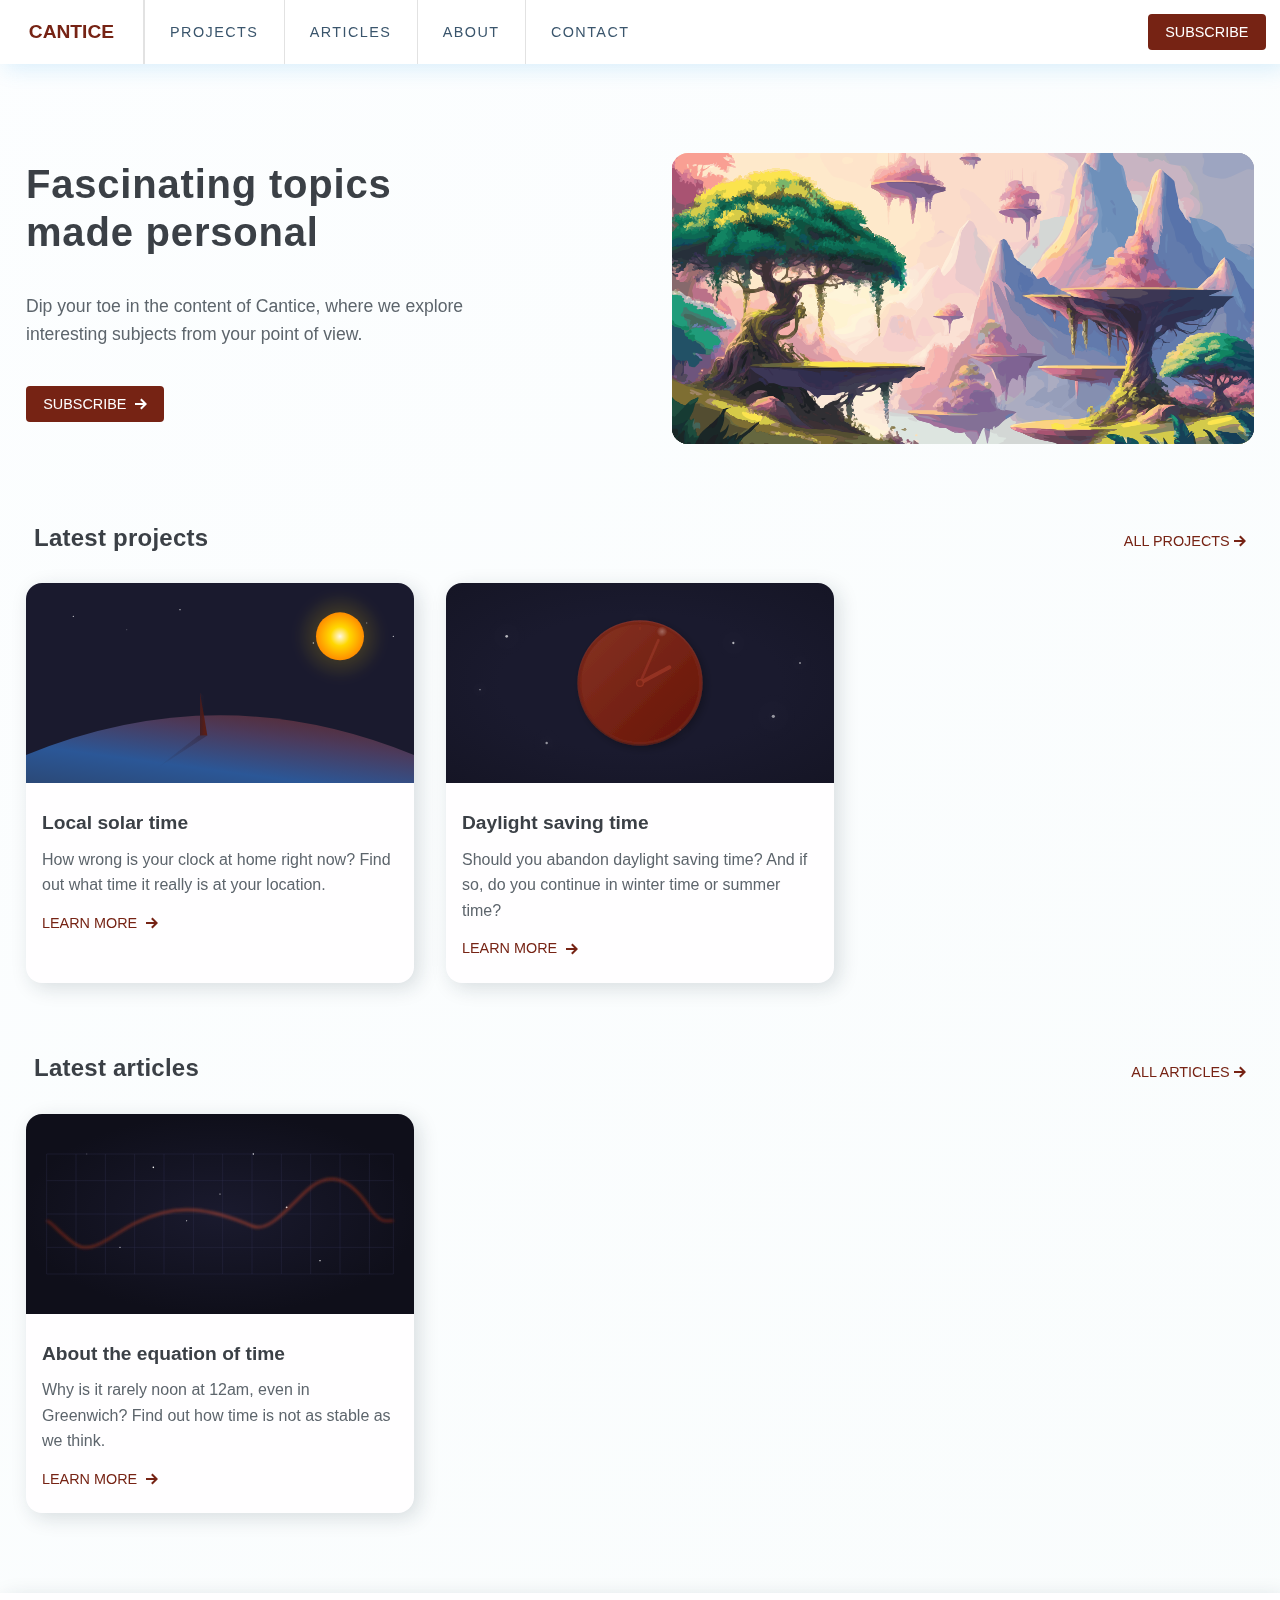
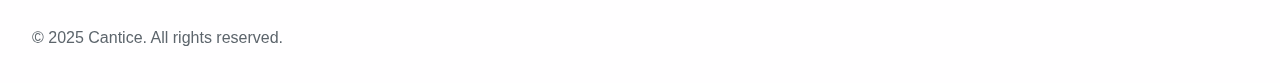
<file: index.html>
<!DOCTYPE html>
<html lang="en">
<head>
    <meta charset="UTF-8">
    <meta name="viewport" content="width=device-width, initial-scale=1.0">
    <meta name="description" content="Learn about fun stuff in an interactive way">
    <title>Cantice</title>
    <link rel="icon" type="image/x-icon" href="icons/logo.svg">
    <link rel="stylesheet" href="style.css">
</head>
<body class="gradient-background-animated">
    <div id="header-container"></div>

    <main class="container nominheight">
        <section class="hero">
            <div class="hero-content">
                <h1>Fascinating topics made personal</h1>
                <p>Dip your toe in the content of Cantice, where we explore interesting subjects from your point of view.</p>
                <button class="btn btn-primary">
                    Subscribe
                    <span class="btn-arrow"></span>
                </button>
            </div>
            <div class="hero-image">
                <img src="images/cantice-landscape.svg" alt="Cantice illustration">
            </div>
        </section>   
    </main>     

    <section class="more">
        <div class="more-header">
            <h2>Latest projects</h2>
            <a href="/projects" class="btn btn-secondary">All projects</a>
        </div>
        <div class="posts-list">
            <div class="post-card">
                <img src="images/solar-time-sundial.svg" alt="Local solar time">
                <div class="post-card-content">
                    <h3>Local solar time</h3>
                    <p>How wrong is your clock at home right now? Find out what time it really is at your location.</p>
                    <button class="btn btn-secondary">
                        Learn more
                        <span class="btn-arrow"></span>
                    </button>
                </div>
            </div>
            <div class="post-card">
                <img src="images/daylight-saving-time.svg" alt="Daylight saving">
                <div class="post-card-content">
                    <h3>Daylight saving time</h3>
                    <p>Should you abandon daylight saving time? And if so, do you continue in winter time or summer time?</p>
                    <button class="btn btn-secondary">
                        Learn more
                        <span class="btn-arrow"></span>
                    </button>
                </div>
            </div>
        </div>   
    </section>

    <section class="more">
        <div class="more-header">
            <h2>Latest articles</h2>
            <a href="/articles" class="btn btn-secondary">All articles</a>
        </div>
        <div class="posts-list">
            <div class="post-card">
                <img src="images/equation-of-time.svg" alt="Post 1">
                <div class="post-card-content">
                    <h3>About the equation of time</h3>
                    <p>Why is it rarely noon at 12am, even in Greenwich? Find out how time is not as stable as we think.</p>
                    <button class="btn btn-secondary">
                        Learn more
                        <span class="btn-arrow"></span>
                    </button>
                </div>
            </div>
        </section>

    <footer>
        <div class="footer-content">
            <p>&copy; 2025 Cantice. All rights reserved.</p>
        </div>
    </footer>

    <script src="main.js"></script>
</body>
</html>
</file>
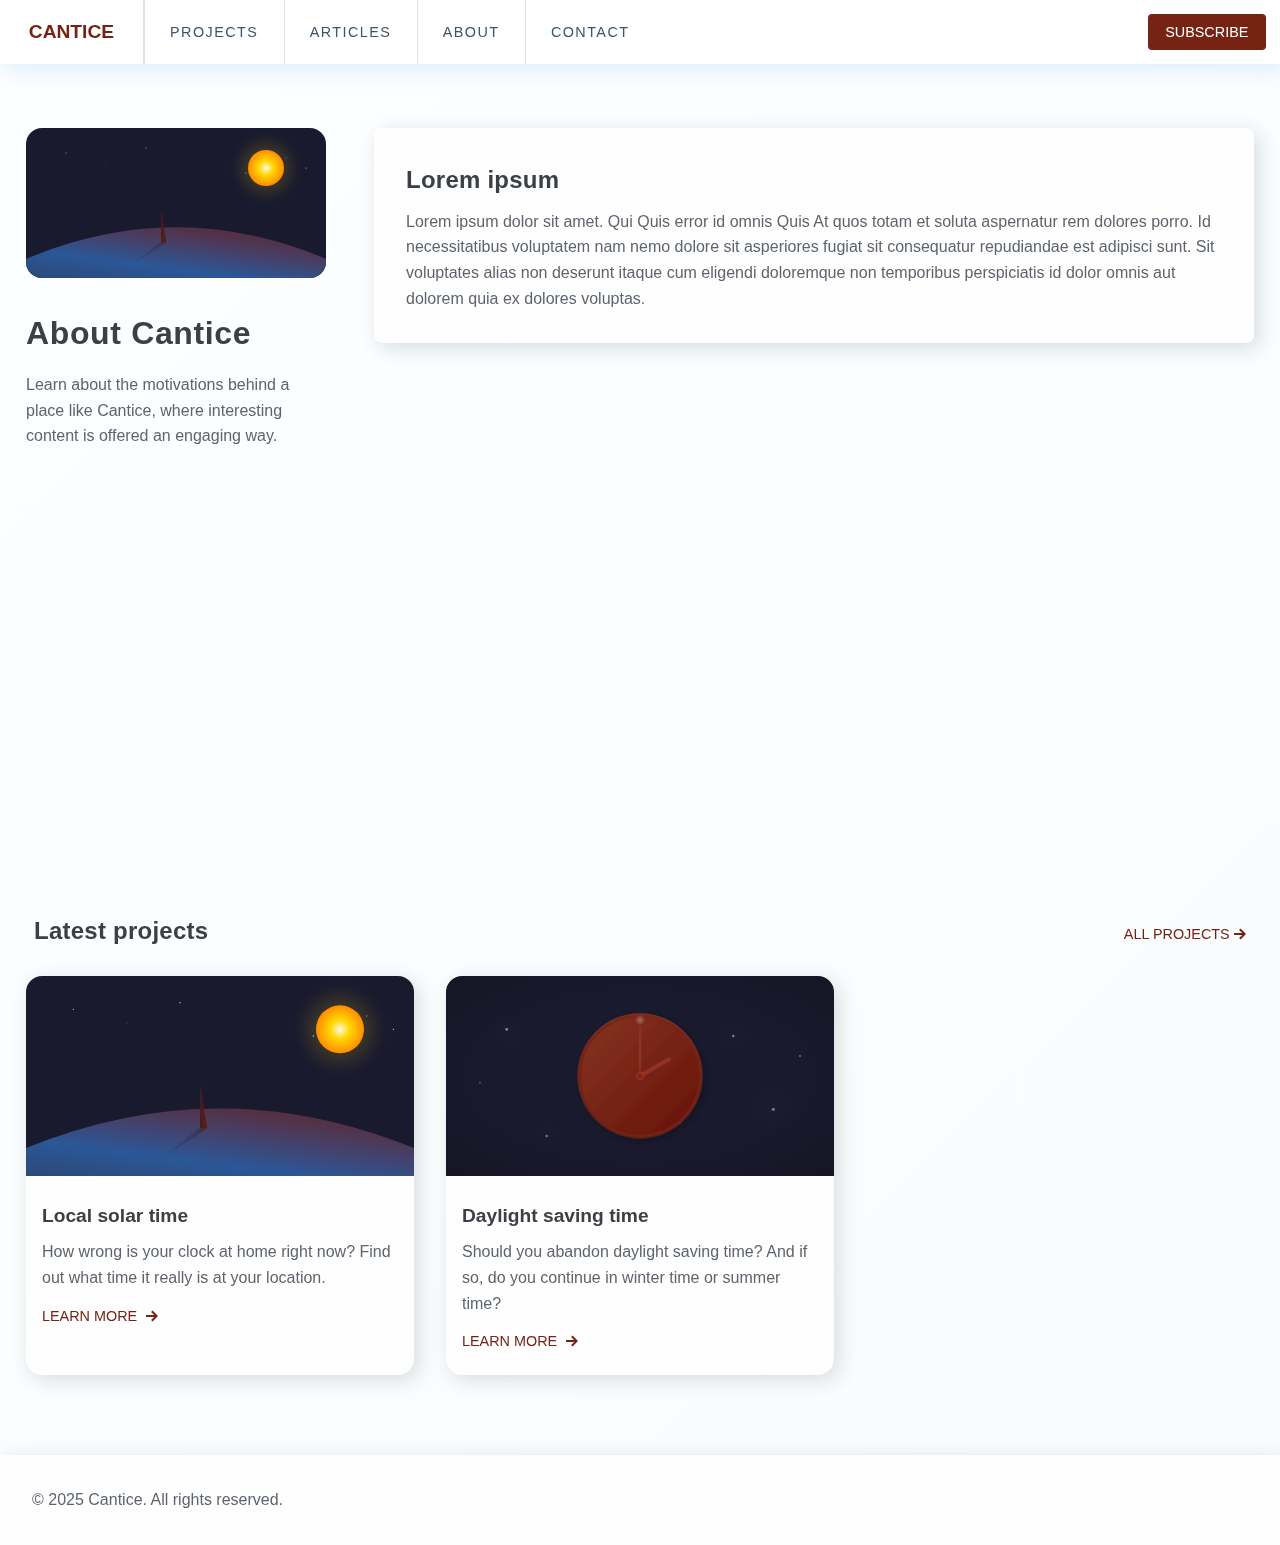
<file: about.html>
<!DOCTYPE html>
<html lang="en">
<head>
    <meta charset="UTF-8">
    <meta name="viewport" content="width=device-width, initial-scale=1.0">
    <title>Cantice</title>
    <link rel="icon" type="image/x-icon" href="icons/logo.svg">
    <link href="https://fonts.googleapis.com/css2?family=Josefin+Sans:wght@400;600&family=Source+Sans+Pro:wght@400;600&display=swap" rel="stylesheet">
    <link rel="stylesheet" href="style.css">
</head>
<body class="gradient-background-animated">
    <div id="header-container"></div>

    <main class="container">
        <div class="content-wrapper">
            <div class="section">
                <div>
                    <img class="top-image" src="images/solar-time-sundial.svg" alt="Local solar time zone">
                </div>
                <div class="intro-section">
                    <h1>About Cantice</h1>
                    <p>Learn about the motivations behind a place like Cantice, where interesting content is offered an engaging way.</p>
                </div>
            </div>

            <div class="main-section">
                <div class="main-content">
                    <h2>Lorem ipsum</h2>
                    <p>Lorem ipsum dolor sit amet. Qui Quis error id omnis Quis At quos totam et soluta aspernatur rem dolores porro. Id necessitatibus voluptatem nam nemo dolore sit asperiores fugiat sit consequatur repudiandae est adipisci sunt. Sit voluptates alias non deserunt itaque cum eligendi doloremque non temporibus perspiciatis id dolor omnis aut dolorem quia ex dolores voluptas.</p>              
                </div>
            </div>
        </div>
    </main>

    <section class="more">
        <div class="more-header">
            <h2>Latest projects</h2>
            <a href="/projects" class="btn btn-secondary">All projects</a>
        </div>
        <div class="posts-list">
            <div class="post-card">
                <img src="images/solar-time-sundial.svg" alt="Local solar time">
                <div class="post-card-content">
                    <h3>Local solar time</h3>
                    <p>How wrong is your clock at home right now? Find out what time it really is at your location.</p>
                    <button class="btn btn-secondary">
                        Learn more
                        <span class="btn-arrow"></span>
                    </button>
                </div>
            </div>
            <div class="post-card">
                <img src="images/daylight-saving-time.svg" alt="Daylight saving">
                <div class="post-card-content">
                    <h3>Daylight saving time</h3>
                    <p>Should you abandon daylight saving time? And if so, do you continue in winter time or summer time?</p>
                    <button class="btn btn-secondary">
                        Learn more
                        <span class="btn-arrow"></span>
                    </button>
                </div>
            </div>
        </div>   
    </section>

    <footer>
        <div class="footer-content">
            <p>&copy; 2025 Cantice. All rights reserved.</p>
        </div>
    </footer>

    <script src="main.js"></script>
</body>
</html>
</file>
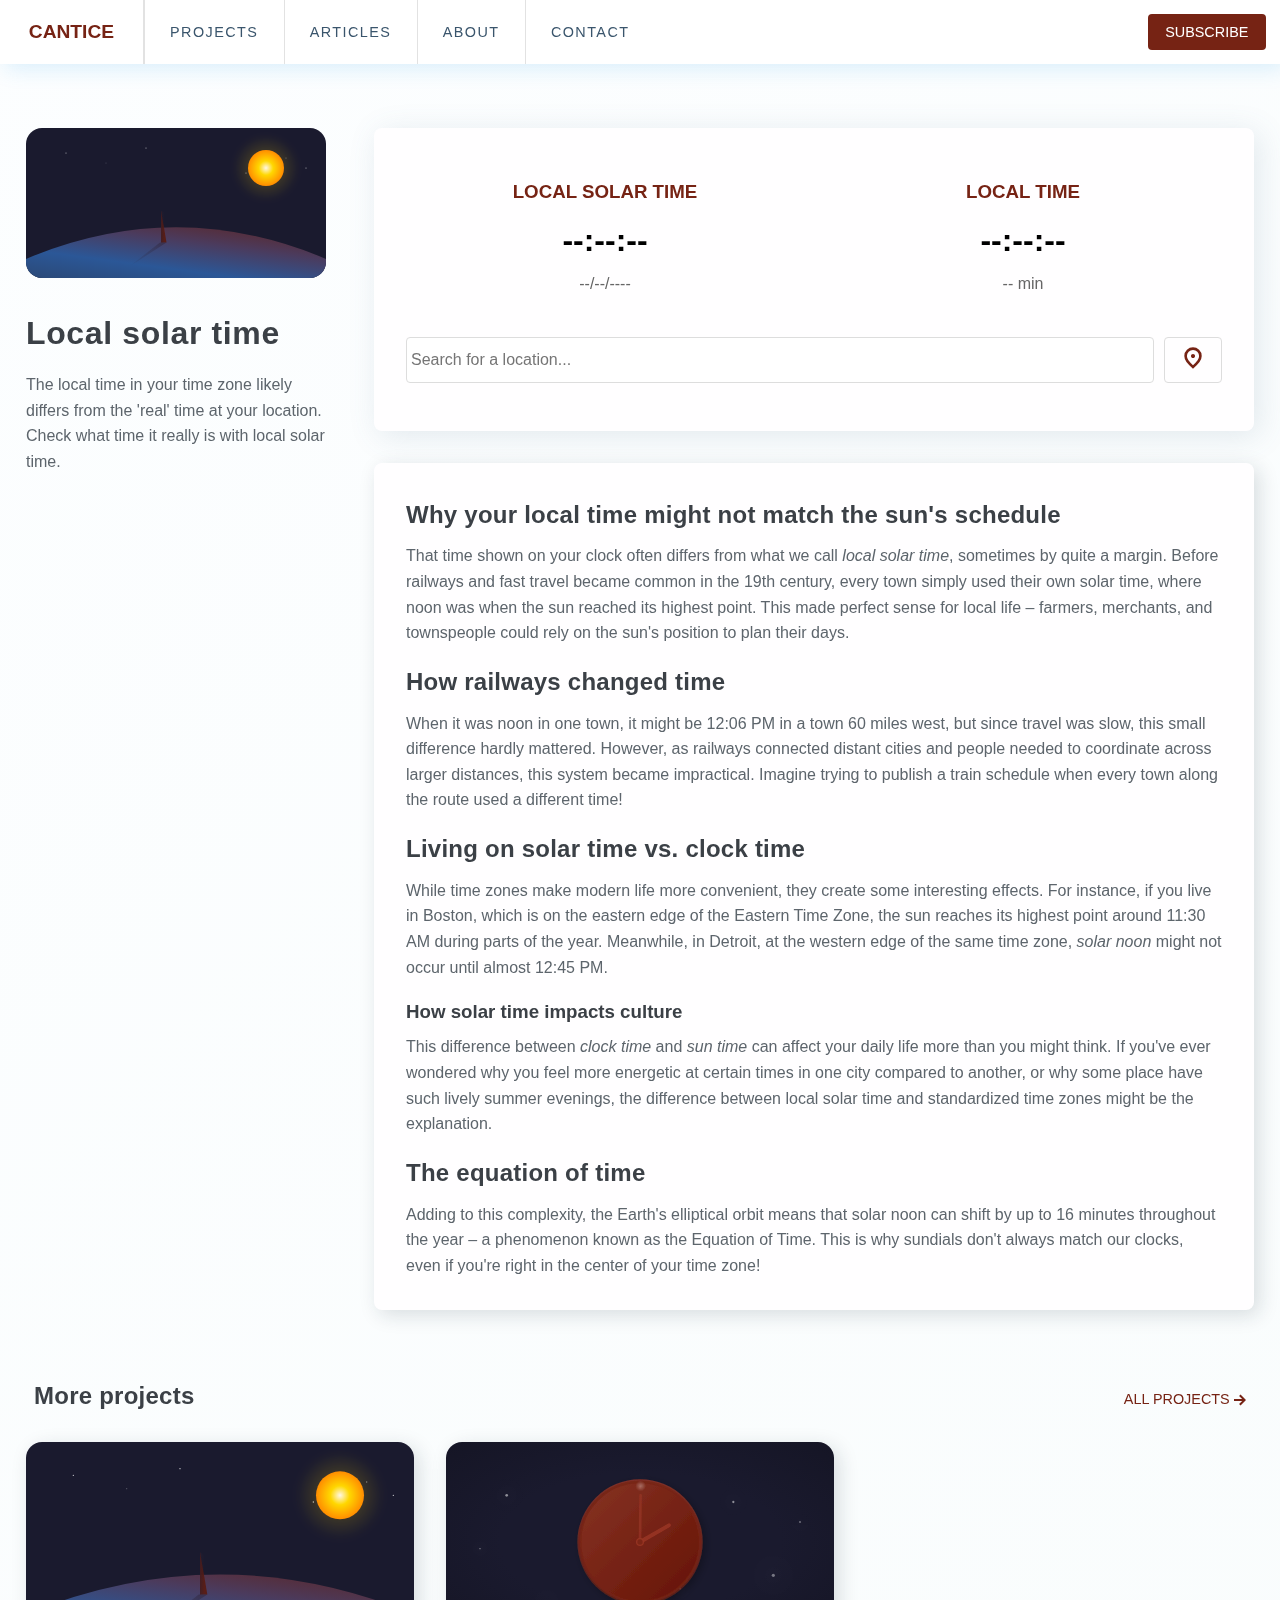
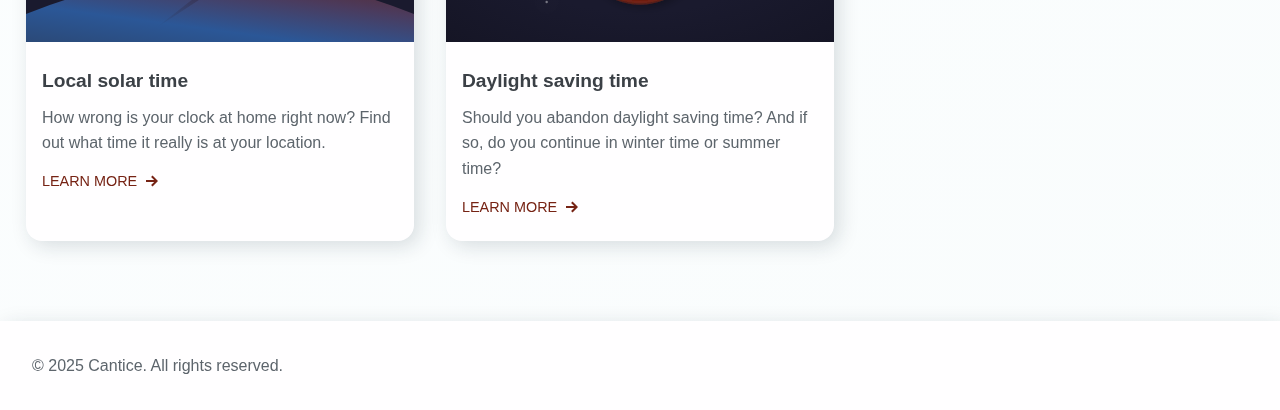
<file: solar-time.html>
<!DOCTYPE html>
<html lang="en">
<head>
    <meta charset="UTF-8">
    <meta name="viewport" content="width=device-width, initial-scale=1.0">
    <meta name="description" content="Discover your solar noon time and learn about the effect of time zones.">
    <title>Local solar time</title>
    <link rel="icon" type="image/x-icon" href="icons/logo.svg">
    <link rel="stylesheet" href="style.css">
    <link rel="stylesheet" href="solar.css">
</head>
<body class="gradient-background-animated">
    <div id="header-container"></div>

    <main class="container">
        <div class="content-wrapper">
            <div class="section">
                <div>
                    <img class="top-image" src="images/solar-time-sundial.svg" alt="Local solar time zone">
                </div>
                <div class="intro-section">
                    <h1>Local solar time</h1>
                    <p>The local time in your time zone likely differs from the 'real' time at your location. Check what time it really is with local solar time.</p>
                </div>
            </div>

            <div class="main-section">
                <section>
                  <!-- Solar Time Calculator -->
                  <div class="solar-calculator">
                    
                    <div class="time-display">
                        <div class="time-block">
                            <h3>Local Solar Time</h3>
                            <div id="solar-time">--:--:--</div>
                            <div id="local-date">--/--/----</div>
                        </div>
                        <div class="time-block">
                            <h3>Local Time</h3>
                            <div id="local-time">--:--:--</div>
                            <div id="time-deviation">-- min</div>
                        </div>
                    </div>

                    <div class="location-input-container">
                      <div class="search-box">
                          <input type="text" id="location-search" placeholder="Search for a location..." autocomplete="off">
                          <button id="get-current-location" title="Use my current location">
                            <img src="icons/location.svg" alt="location">
                          </button>
                      </div>
                      <div id="search-results" class="search-results"></div>
                      <div id="current-location" class="current-location"></div>
                      
                      <!-- Keep the original inputs but hide them -->
                      <div class="coordinate-inputs" style="display: none;">
                          <div class="input-group">
                              <label for="latitude">Latitude:</label>
                              <input type="number" id="latitude" step="0.000001" min="-90" max="90" placeholder="Enter latitude (-90 to 90)">
                          </div>
                          <div class="input-group">
                              <label for="longitude">Longitude:</label>
                              <input type="number" id="longitude" step="0.000001" min="-180" max="180" placeholder="Enter longitude (-180 to 180)">
                          </div>
                      </div>
                  </div>

                  </div>
                </section>  
                <div class="main-content">
                    <h2>Why your local time might not match the sun's schedule</h2>
                    <p>That time shown on your clock often differs from what we call <em>local solar time</em>, sometimes by quite a margin. Before railways and fast travel became common in the 19th century, every town simply used their own solar time, where noon was when the sun reached its highest point. This made perfect sense for local life – farmers, merchants, and townspeople could rely on the sun's position to plan their days.</p>
                
                    <h2>How railways changed time</h2>
                    <p>When it was noon in one town, it might be 12:06 PM in a town 60 miles west, but since travel was slow, this small difference hardly mattered. However, as railways connected distant cities and people needed to coordinate across larger distances, this system became impractical. Imagine trying to publish a train schedule when every town along the route used a different time!</p>
                    
                    <h2>Living on solar time vs. clock time</h2>
                    <p>While time zones make modern life more convenient, they create some interesting effects. For instance, if you live in Boston, which is on the eastern edge of the Eastern Time Zone, the sun reaches its highest point around 11:30 AM during parts of the year. Meanwhile, in Detroit, at the western edge of the same time zone, <em>solar noon</em> might not occur until almost 12:45 PM.</p>
                
                    <h3>How solar time impacts culture</h3>
                    <p>This difference between <em>clock time</em> and <em>sun time</em> can affect your daily life more than you might think. If you've ever wondered why you feel more energetic at certain times in one city compared to another, or why some place have such lively summer evenings, the difference between local solar time and standardized time zones might be the explanation.</p>
                
                    <h2>The equation of time</h2>
                    <p>Adding to this complexity, the Earth's elliptical orbit means that solar noon can shift by up to 16 minutes throughout the year – a phenomenon known as the Equation of Time. This is why sundials don't always match our clocks, even if you're right in the center of your time zone!</p>
                </div>
            </div>
        </div>
    </main>

    <section class="more">
        <div class="more-header">
            <h2>More projects</h2>
            <a href="/projects" class="btn btn-secondary">All projects</a>
        </div>
        <div class="posts-list">
            <div class="post-card">
                <img src="images/solar-time-sundial.svg" alt="Local solar time">
                <div class="post-card-content">
                    <h3>Local solar time</h3>
                    <p>How wrong is your clock at home right now? Find out what time it really is at your location.</p>
                    <button class="btn btn-secondary">
                        Learn more
                        <span class="btn-arrow"></span>
                    </button>
                </div>
            </div>
            <div class="post-card">
                <img src="images/daylight-saving-time.svg" alt="Daylight saving">
                <div class="post-card-content">
                    <h3>Daylight saving time</h3>
                    <p>Should you abandon daylight saving time? And if so, do you continue in winter time or summer time?</p>
                    <button class="btn btn-secondary">
                        Learn more
                        <span class="btn-arrow"></span>
                    </button>
                </div>
            </div>
        </div>   
    </section>

    <footer>
        <div class="footer-content">
            <p>&copy; 2025 Cantice. All rights reserved.</p>
        </div>
    </footer>

    <script src="main.js"></script>
    <script src="solar.js"></script>
</body>
</html>
</file>
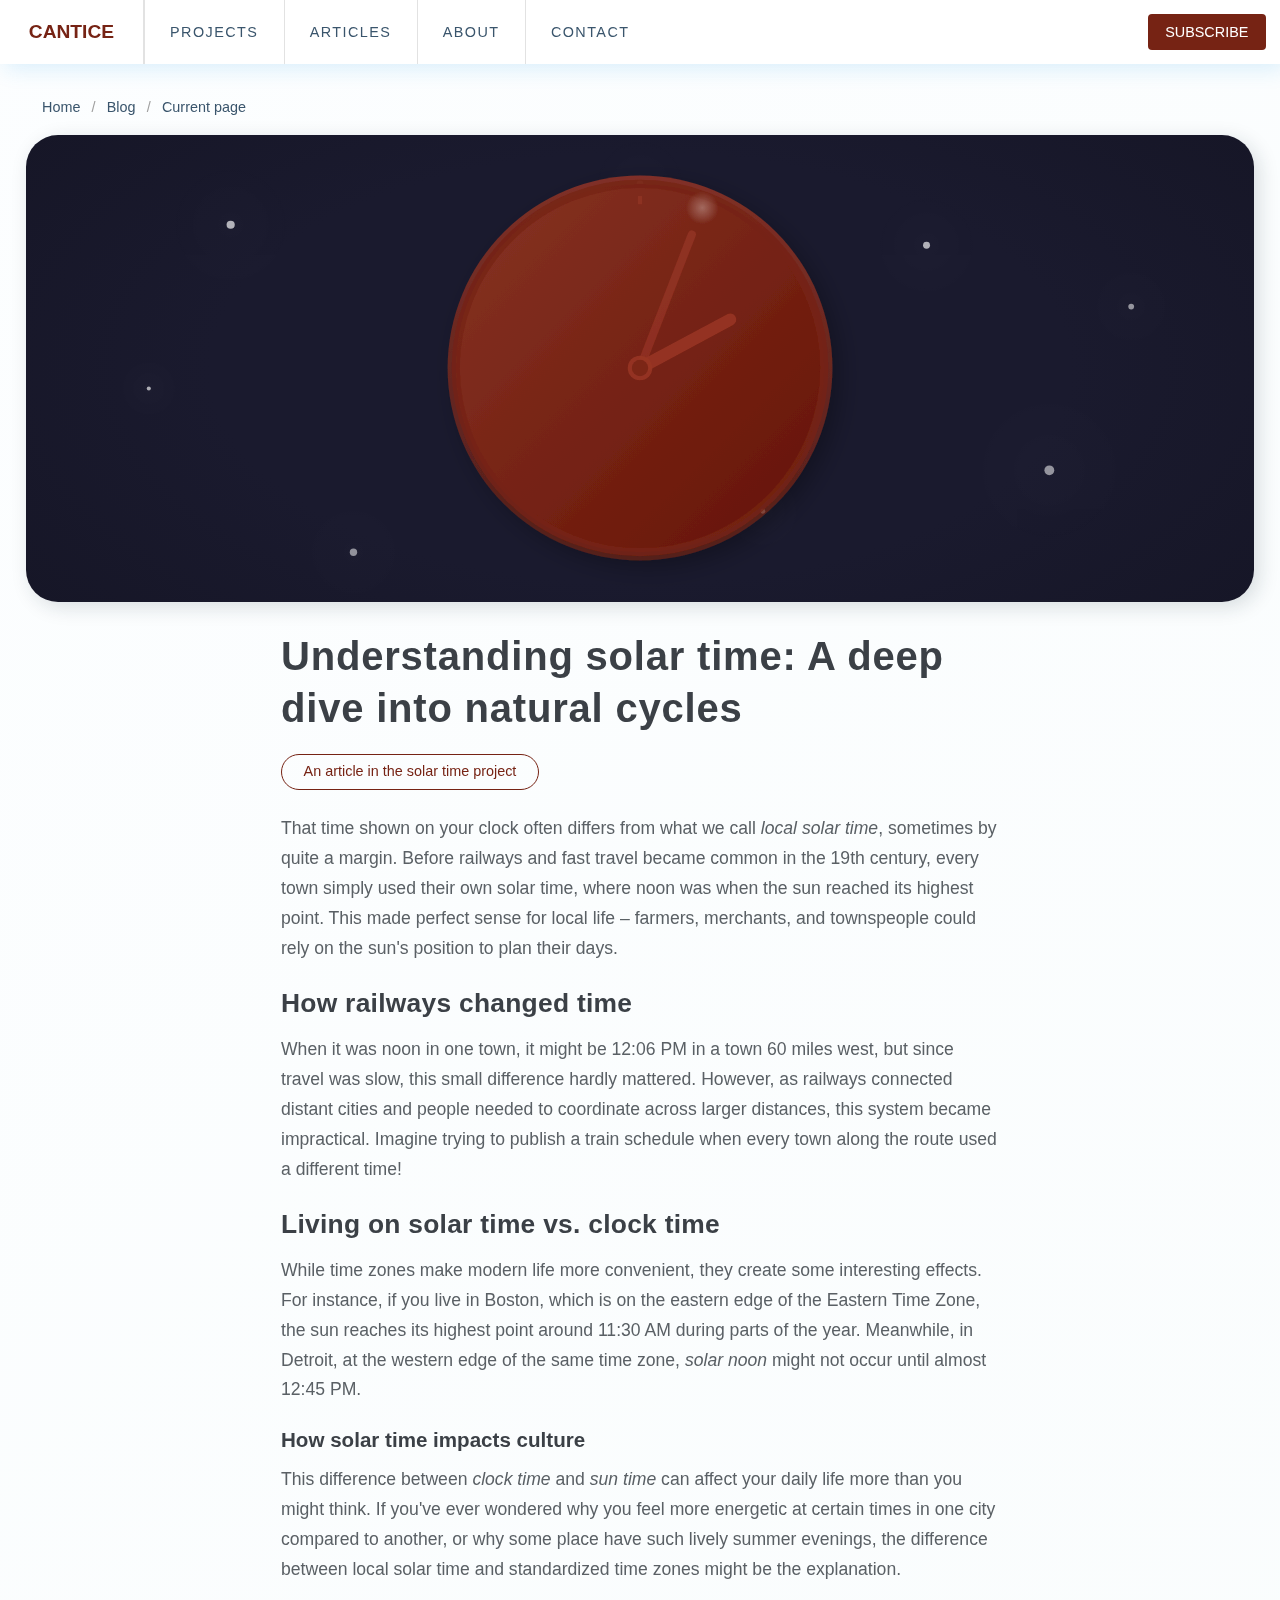
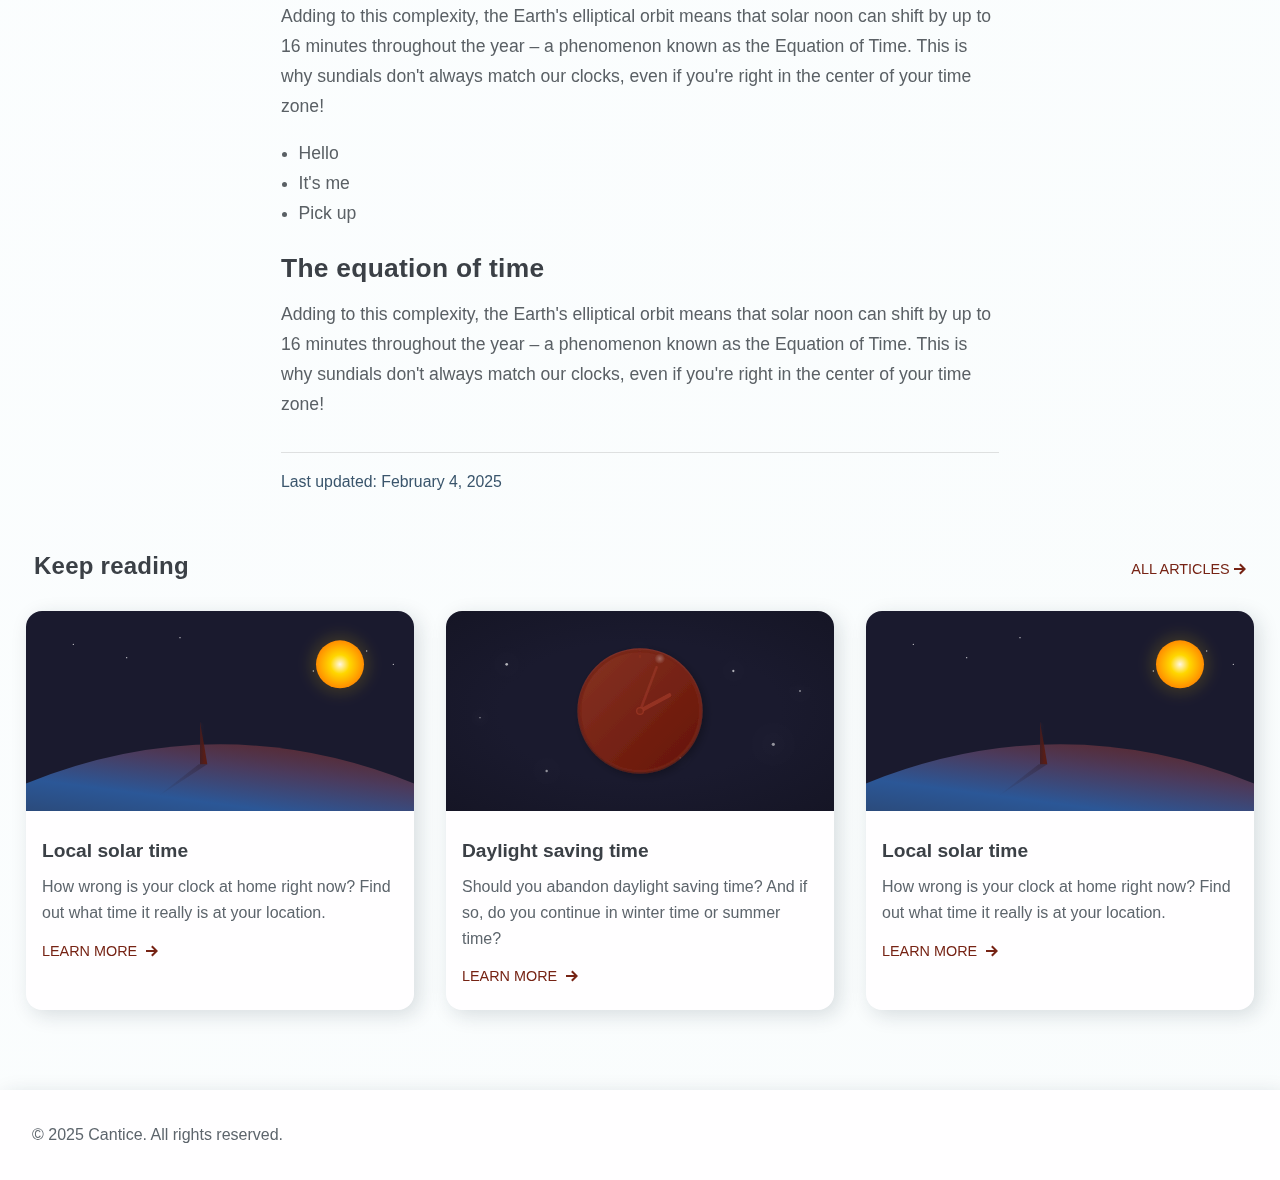
<file: test-article.html>
<!DOCTYPE html>
<html lang="en">
<head>
    <meta charset="UTF-8">
    <meta name="viewport" content="width=device-width, initial-scale=1.0">
    <meta name="description" content="Blog post description">
    <title>Blog Post Title - Cantice</title>
    <link rel="icon" type="image/x-icon" href="icons/logo.svg">
    <link rel="stylesheet" href="style.css">
    <link rel="stylesheet" href="blog/blog.css">
</head>
<body class="gradient-background-animated">
    <div id="header-container"></div>

    <main class="container">
        <!-- Breadcrumb -->
        <nav class="breadcrumb">
            <a href="/">Home</a>
            <span class="breadcrumb-separator">/</span>
            <a href="/blog">Blog</a>
            <span class="breadcrumb-separator">/</span>
            <span class="breadcrumb-current">Current page</span>
        </nav>

        <!-- Featured Image -->
        <div class="blog-featured-image">
            <div class="desktop-image">
                <img src="images/daylight-saving-time.svg" alt="Solar Time Illustration">
            </div>
            <div class="mobile-image">
                <img src="images/daylight-saving-time.svg" alt="Solar Time Illustration">
            </div>
        </div>

        <!-- Hero Section -->
        <div class="blog-hero">
            <div class="blog-hero-content">
                <h1>Understanding solar time: A deep dive into natural cycles</h1>
                <div class="project-tag"><a href="/projects/time">An article in the solar time project</a></div>
            </div>
        </div>

        <!-- Blog Content -->
        <article class="blog-content">
            <p>That time shown on your clock often differs from what we call <em>local solar time</em>, sometimes by quite a margin. Before railways and fast travel became common in the 19th century, every town simply used their own solar time, where noon was when the sun reached its highest point. This made perfect sense for local life – farmers, merchants, and townspeople could rely on the sun's position to plan their days.</p>
        
            <h2>How railways changed time</h2>
            <p>When it was noon in one town, it might be 12:06 PM in a town 60 miles west, but since travel was slow, this small difference hardly mattered. However, as railways connected distant cities and people needed to coordinate across larger distances, this system became impractical. Imagine trying to publish a train schedule when every town along the route used a different time!</p>
            
            <h2>Living on solar time vs. clock time</h2>
            <p>While time zones make modern life more convenient, they create some interesting effects. For instance, if you live in Boston, which is on the eastern edge of the Eastern Time Zone, the sun reaches its highest point around 11:30 AM during parts of the year. Meanwhile, in Detroit, at the western edge of the same time zone, <em>solar noon</em> might not occur until almost 12:45 PM.</p>
        
            <h3>How solar time impacts culture</h3>
            <p>This difference between <em>clock time</em> and <em>sun time</em> can affect your daily life more than you might think. If you've ever wondered why you feel more energetic at certain times in one city compared to another, or why some place have such lively summer evenings, the difference between local solar time and standardized time zones might be the explanation.</p>
            <p>Adding to this complexity, the Earth's elliptical orbit means that solar noon can shift by up to 16 minutes throughout the year – a phenomenon known as the Equation of Time. This is why sundials don't always match our clocks, even if you're right in the center of your time zone!</p>            
            <ul>
                <li>Hello</li>
                <li>It's me</li>
                <li>Pick up</li>
            </ul>

            <h2>The equation of time</h2>
            <p>Adding to this complexity, the Earth's elliptical orbit means that solar noon can shift by up to 16 minutes throughout the year – a phenomenon known as the Equation of Time. This is why sundials don't always match our clocks, even if you're right in the center of your time zone!</p>            
            <!-- Last Updated -->
            <div class="last-updated">
                Last updated: <time datetime="2025-02-04">February 4, 2025</time>
            </div>
        </article>
    </main>


    <!-- Keep Reading Section -->
    <section class="more">
        <div class="more-header">
            <h2>Keep reading</h2>
            <a href="/projects" class="btn btn-secondary">All articles</a>
        </div>
        <div class="posts-list">
            <div class="post-card">
                <img src="images/solar-time-sundial.svg" alt="Local solar time">
                <div class="post-card-content">
                    <h3>Local solar time</h3>
                    <p>How wrong is your clock at home right now? Find out what time it really is at your location.</p>
                    <button class="btn btn-secondary">
                        Learn more
                        <span class="btn-arrow"></span>
                    </button>
                </div>
            </div>
            <div class="post-card">
                <img src="images/daylight-saving-time.svg" alt="Daylight saving">
                <div class="post-card-content">
                    <h3>Daylight saving time</h3>
                    <p>Should you abandon daylight saving time? And if so, do you continue in winter time or summer time?</p>
                    <button class="btn btn-secondary">
                        Learn more
                        <span class="btn-arrow"></span>
                    </button>
                </div>
            </div>
            <div class="post-card">
                <img src="images/solar-time-sundial.svg" alt="Local solar time">
                <div class="post-card-content">
                    <h3>Local solar time</h3>
                    <p>How wrong is your clock at home right now? Find out what time it really is at your location.</p>
                    <button class="btn btn-secondary">
                        Learn more
                        <span class="btn-arrow"></span>
                    </button>
                </div>
            </div>
        </div>   
    </section>

    <footer>
        <div class="footer-content">
            <p>&copy; 2025 Cantice. All rights reserved.</p>
        </div>
    </footer>

    <script src="main.js"></script>
</body>
</html>
</file>
<file: solar.css>
.solar-calculator {
    padding: 2rem;
    margin: 0 0 2rem 0;
    background: #FFFEFF;
    border-radius: 8px;
    box-shadow: 0.3125rem 0.3125rem 1.9rem rgb(82 116 138 / 15%);  
}

.location-input-container {
    margin: 2.5rem 0 1rem 0;
}

.search-box {
    position: relative;
    display: flex;
    gap: 10px;
}

.search-box input {
    flex: 1;
    padding: .75em .25em;
    border: 1px solid #ddd;
    border-radius: 4px;
    font-size: 16px;
}

.search-box button {
    padding: 8px 8px;
    border: 1px solid #ddd;
    border-radius: 4px;
    background: #FFFEFF;
    cursor: pointer;
    font-size: 16px;
}

.search-box button:hover {
    background: #f5f5f5;
}

.search-results {
    position: absolute;
    width: 100%;
    max-height: 200px;
    overflow-y: auto;
    background: white;
    border: 1px solid #ddd;
    border-radius: 4px;
    margin-top: 5px;
    box-shadow: 0 2px 4px rgba(0, 0, 0, 0.1);
    z-index: 1000;
    display: none;
}

.search-result-item {
    padding: 10px;
    cursor: pointer;
}

.search-result-item:hover {
    background: #f5f5f5;
}

.current-location {
    padding: 0 .75em;
    margin-top: 10px;
    font-size: 14px;
    color: #666;
}

.time-display {
    display: grid;
    grid-template-columns: 1fr 1fr;
    gap: 20px;
}

.time-block {
    text-align: center;
}

.time-block h3 {
    margin-bottom: 10px;
    color: #762314;
    text-transform: uppercase;
}

#local-time,
#solar-time {
    font-family: 'Ubuntu', sans-serif;
    font-size: 2em;
    font-weight: 900;
    margin-bottom: 5px;
}

#local-date,
#time-deviation {
    color: #666;
}

/* Responsive design */
@media (max-width: 1200px) {
    .time-block h3 {
        font-size: .9em;
    }
}
</file>
<file: blog/blog.css>
/* Standard letter styles */
:where(p,h1,h2,h3,h4,h5,h6) {
    overflow-wrap: break-word
}

:where(ul,ol) {
    padding-inline-start: 1em
}

:where(ul[role=list],ol[role=list],ul[class],ol[class]) {
    list-style: none;
    padding-inline-start:0}

h1,h2,h3,h4 {
    text-wrap: pretty;
}

/* Blog specific styles */
.container {
    max-width: 1260px;
    margin: 0 auto;
    padding: 2rem 1rem 0 1rem;
}

/* Breadcrumb styles */
.breadcrumb {
    font-size: 0.9em;
    color: #3a556c;
    margin: 0 0 1rem 1rem;
    font-family: OpenSans, Helvetica, Arial;
}

.breadcrumb a {
    color: #3a556c;
    text-decoration: none;
    transition: color 0.2s ease;
}

.breadcrumb a:hover {
    color: #762314;
}

.breadcrumb-separator {
    margin: 0 0.5em;
    color: #a0a0a0;
}

/* Blog Hero Section */
.blog-hero {
    max-width: 750px;
    margin: 0 auto 1.5rem auto;
}

/* Featured Image */
.blog-featured-image {
    width: 100%;
    margin-bottom: 1.75rem;
}

/* Desktop version (crop) */
.desktop-image {
    position: relative;
    padding-top: 38%;
    overflow: hidden;
    display: block;
    box-shadow: 0.3125rem 0.3125rem 1.25rem rgba(18, 40, 56, 0.15);
    border-radius: 2rem;
}

.desktop-image img {
    position: absolute;
    top: 50%;
    left: 0;
    width: 100%;
    transform: translateY(-50%);
}

/* Mobile version (full image) */
.mobile-image {
    display: none;
}

.blog-hero-content {
    padding: 0 1rem;
}

.blog-hero-content h1 {
    margin-top: 1rem;
    font-size: 2.5rem;
    line-height: 1.3;
}

/* Project tag */
.project-tag {
    display: inline-block;
    align-items: end;
    font-family: OpenSans, Helvetica, Arial;
    font-size: 0.9em;
}

.project-tag a {
    display: inline-block;
    color: #762314;
    text-decoration: none;
    border: 1px solid #762314;
    padding: 0.4em 1.5em;
    border-radius: 2em;
    font-weight: 500;
}

.project-tag a:hover {
    color: #8f2b18;
    background-color: #f1f4f7;
    border-color: #8f2b18;
}

/* Blog Content */
.blog-content {
    max-width: 750px;
    padding: 0 1rem;
    margin: 0 auto;
    font-size: 1.1em;
    line-height: 1.7;
}

.blog-content p {
    margin-bottom: 1em;
}

.blog-content p, li, ul, ol {
    color: #5a6065;
    font-size: 1em;
}

/* Last Updated */
.last-updated {
    font-family: OpenSans, Helvetica, Arial;
    font-size: 0.9em;
    color: #3a556c;
    margin: 2rem 0 1rem 0;
    padding-top: 1rem;
    border-top: 1px solid rgba(160, 160, 160, 0.3);
}

/* Media Queries */
@media screen and (max-width: 1024px) {
    h1 {
        margin: 1em 0 .5em 0;
    }
}

@media screen and (max-width: 768px) {
    .blog-featured-image {
    margin-bottom: 1.5rem;
    }
    
    .desktop-image {
        display: none;
    }

    .mobile-image {
        position: relative;
        display: block;
        line-height: 0;
        height: auto;
    }

    .mobile-image img {
        border-radius: 1rem;
    }

    .blog-hero-content {
        padding: 0 .5rem;
    }

    .blog-hero-content h1 {
        font-size: 2rem;
    }

    .blog-content {
        font-size: 1em;
        padding: 0 .5rem;
    }
}
</file>
<file: style.css>
/* Reset and base styles */
* {
    margin: 0;
    padding: 0;
    box-sizing: border-box;
}


body {
    font-family: OpenSans, Helvetica, Arial;
    text-transform: none;
    line-height: 1.6;
    padding-top: 4em;
}

section {
    display: block;
}

h1, h2, h3, h4, h5, h6 {
    font-family: SourceSansPro-black, Helvetica, Arial;
    text-transform: none;
    line-height: 1.4;
    margin-top: .8em;
    margin-bottom: .5em;
    color: #3b4046;
}

h1 {
    letter-spacing: .02em;
    font-weight: 900;
}

h2 {
    letter-spacing: .01em;
    font-weight: 900;
}

h3, h4, h5, h6 {
    font-weight: 700;
    margin-top: 1em;
}

p, ul, li {
    color: #5D656C;
}

/* Standard letter styles */
:where(p,h1,h2,h3,h4,h5,h6) {
    overflow-wrap: break-word
}

:where(ul,ol) {
    padding-inline-start: 1em
}

:where(ul[role=list],ol[role=list],ul[class],ol[class]) {
    list-style: none;
    padding-inline-start:0}

/* Background */
.gradient-background-animated {
    background: linear-gradient(135deg,#e7f5fd20, #e3f2f150);
    background-size: 200% 200%;
    animation: gradient-shift 15s ease infinite;
}

@keyframes gradient-shift {
    0% { background-position: 0% 50%; }
    50% { background-position: 100% 50%; }
    100% { background-position: 0% 50%; }
}

/* Base button styles */
.btn {
    display: inline-flex;
    align-items: center;
    justify-content: center;
    padding: 0.5em 1.2em;
    border-radius: 4px;
    font-family: SourceSansPro-black, Helvetica, Arial;
    font-weight: 500;
    text-transform: uppercase;
    font-size: 0.9em;
    text-decoration: none;
    transition: all 0.2s ease;
    gap: 0.3em;
    cursor: pointer;
    border: none;
    height: 2.5em;
    margin-top: .5em;
    line-height: 1;
}

/* Arrow icon (default) */
.btn::after {
    content: "";
    display: inline-block;
    width: 12px;
    height: 12px;
    transition: transform 0.2s ease;
    background-position: center;
    background-repeat: no-repeat;
    background-size: contain;
}

/* Remove arrow option */
.btn-no-arrow::after {
    content: none;
}

/* Primary button - Light background */
.btn-primary {
    background-color: #762314;
    color: #FFFEFF;
    margin: 1.5em 0 1em 0;
}

.btn-primary::after {
    background-image: url('icons/arrow-light.svg');
}

.btn-primary:hover {
    background-color: #8f2b18;
}

.btn-primary:hover::after {
    transform: translateX(0.25em);
}

/* Primary button - Dark background */
.btn-primary-inverse {
    background-color: #FFFEFF;
    color: #762314;
}

.btn-primary-inverse::after {
    background-image: url('icons/arrow-dark.svg');
}

.btn-primary-inverse:hover {
    background-color: #f0f0f0;
}

.btn-primary-inverse:hover::after {
    transform: translateX(0.25em);
}

/* Secondary button - Light background */
.btn-secondary {
    background-color: transparent;
    color: #762314;
    padding-left: 0;
    padding-right: 0;
}

.btn-secondary::after {
    background-image: url('icons/arrow-dark.svg');
}

.btn-secondary:hover {
    color: #8f2b18;
}

.btn-secondary:hover::after {
    transform: translateX(0.25em);
}

/* Secondary button - Dark background */
.btn-secondary-inverse {
    background-color: transparent;
    color: #FFFEFF;
    padding-left: 0;
    padding-right: 0;
}

.btn-secondary-inverse::after {
    background-image: url('icons/arrow-light.svg');
}

.btn-secondary-inverse:hover {
    color: rgba(255, 254, 255, 0.8);
}

.btn-secondary-inverse:hover::after {
    transform: translateX(0.25em);
}

/* Disabled state for all buttons */
.btn:disabled,
.btn.disabled {
    opacity: 0.6;
    cursor: not-allowed;
}

/* Focus styles for accessibility */
.btn:focus-visible {
    outline: 2px solid #762314;
    outline-offset: 2px;
}

.btn-primary-inverse:focus-visible,
.btn-secondary-inverse:focus-visible {
    outline-color: #FFFEFF;
}

/* Header styles */
header {
    --_color-bg-translucent: hsla(0, 100%, 100%, .95);
    --_filter: blur(5px) saturate(200%);
    position: fixed;
    width: 100%;
    top: 0;
    z-index: 1000;
    height: 4em;
    line-height: 4em;
    border-bottom: 1px solid rgba(255, 255, 255, 0.3); /* Subtle border */
}

.header-wrapper {
    box-shadow: 0.3125rem 0.3125rem 1.25rem rgba(28, 152, 235, 0.15);
    background-color: var(--_color-bg-translucent); /* More transparent white background */
    backdrop-filter: var(--_filter); /* Creates the frosted glass effect */
    -webkit-backdrop-filter: var(--_filter); /* For Safari support */
}

.header-content {
    display: flex;
    justify-content: space-between;
    align-items: center;
    height: 4em;
    padding: 0;
    max-width: 1400px;
    margin: 0 auto;
}

.header-left {
    display: flex;
    align-items: center;
    height: 100%;
}

.logo {
    font-size: 1.2em;
    font-weight: bold;
    font-family: SourceSansPro-black, Helvetica, Arial;
    padding: 0 1.5em;
    white-space: nowrap;
    text-decoration: none;
    color: #762314;
    text-transform: uppercase;
}

.nav-links {
    display: flex;
    height: 100%;
    margin: 0;
    border-left: solid 1px rgba(160, 160, 160, 0.3);
}

.nav-links a {
    text-decoration: none;
    color: #3a556c;
    font-family: SourceSansPro-black, Helvetica, Arial;
    font-weight: 100;
    font-size: .9em;
    letter-spacing: .1em;
    text-transform: uppercase;
    padding: 0 1.75em;
    border-left: solid 1px rgba(160, 160, 160, 0.3);
    transition: color 0.2s ease;
}

.nav-links a:hover {
    color: #762314;
}

/* Mobile navigation */
.hamburger {
    display: none;
    border: none;
    background: none;
    width: 4em;
    height: 3em;
    line-height: 3em;
    cursor: pointer;
    position: relative;
    font-size: 1.2em;
    color: #888;
    transition: color 0.2s ease;
    z-index: 999;
}

.hamburger::before {
    content: '';
    position: absolute;
    left: 0;
    top: 0;
    height: 100%;
    width: 1px;
    background: rgba(160, 160, 160, 0.3);
}

.hamburger:hover {
    color: #333;
}

.mobile-nav {
    display: none;
    background-color: var(--_color-bg-translucent);
    backdrop-filter: var(--_filter);
    -webkit-backdrop-filter: var(--_filter);
    padding: .5em 1.5em 1em 1.5em;
    width: 100%;
    max-width: 200px;
    height: 100vh;
    position: fixed;
    top: 4em;
    right: -300px;
    transition: right 0.3s ease;
    box-shadow: -2px 0 5px rgba(0,0,0,0.1);
    z-index: 998;
    border-left: 1px solid rgba(255, 255, 255, 0.3);
}

.mobile-nav.active {
    right: 0;
}

.mobile-nav .nav-links {
    flex-direction: column;
    height: auto;
    border: none;
    padding: 0;
}

.mobile-nav .nav-links a {
    padding: none;
    border: none;
    border-bottom: solid 1px rgba(160, 160, 160, 0.3);
    padding: 0 1em;
}

.mobile-nav .nav-links a:last-child {
    border-bottom: none;
}

/* Subscribe button */
.subscribe-button {
    display: inline-flex;
    align-items: center;
    justify-content: center;
    background-color: #762314;
    color: white;
    text-decoration: none;
    padding: 0.5em 1.2em;
    border-radius: 4px;
    font-family: SourceSansPro-black, Helvetica, Arial;
    font-weight: 500;
    text-transform: uppercase;
    font-size: 0.9em;
    transition: background-color 0.2s ease;
    margin-right: 1em;
    height: 2.5em;
    line-height: 1;
}

.subscribe-button:hover {
    background-color: #8f2b18;
}

/* Mobile subscribe button */
.mobile-nav .subscribe-button {
    margin: 2em 0 0 0;
    width: 100%;
    height: 3em;
    color: #fff;
    font-family: SourceSansPro-black, Helvetica, Arial;
    font-weight: 500;
    text-transform: uppercase;
    font-size: 0.9em;
}

/* Main layout */
.container {
    max-width: 1260px;
    min-height: 85vh;
    margin: 2rem auto 0 auto;
    padding: 2rem 1rem 0 1rem;
}

.nominheight {
    min-height: 0;
}

.content-wrapper {
    display: grid;
    grid-template-columns: 300px 1fr;
    gap: 3rem;
}

/* Hero section */
.hero {
    display: grid;
    grid-template-columns: 1fr 1fr;
    gap: 4rem;
    margin-bottom: 1rem;
}

.hero-content {
    display: flex;
    flex-direction: column;
    justify-content: center;
    padding: 2rem 0;
    max-width: 28rem;
}

.hero-content h1 {
    font-size: 2.5rem;
    margin-top: 0;
    line-height: 1.2;
}

.hero-content p {
    font-size: 1.1rem;
    margin: 1rem 0;
}

.hero-content .btn {
    margin-right: auto;
}

.hero-image {
    display: flex;
    align-items: center;
    justify-content: center;
}

.hero-image img {
    max-width: 100%;
    height: auto;
    border-radius: 1rem;
}

/* Intro section */
.top-image {
    border-radius: 1em;
}

.intro-section {
    margin: 1em 0 0 0;
}

/* Main section */
.main-section {
    grid-column: 2;
}

.main-content {
    background: #FFFEFF;
    padding: 1rem 2rem;
    margin: 0 0 1rem 0;
    border-radius: 8px;
    box-shadow: 0.3125rem 0.3125rem 1.25rem rgba(18, 40, 56, 0.15);
}

.main-content p:last-child {
    padding-bottom: 1rem;
}

/* Posts section */
.more {
    width: 100%;
    overflow: visible; 
    max-width: 1260px;
    margin: 3rem auto 0 auto;
    padding: 0;
}

.more-header {
    display: flex;
    justify-content: space-between;
    align-items: center;
    padding: 0 1.5rem;
    margin-bottom: .5rem;
}

.more-header h2 {
    margin: 0;
}

/* Posts list styles */
.posts-list {
    display: grid;
    grid-template-columns: repeat(auto-fill, minmax(min(24.25em, 100%), 1fr));
    justify-content: start;
    gap: 2rem;
    padding: 1rem;
    margin-top: 0;
}

/* Scrollbar styling for Webkit browsers */
.posts-list::-webkit-scrollbar {
    height: 8px;
}

.posts-list::-webkit-scrollbar-track {
    background: #f1f1f1;
    border-radius: 4px;
}

.posts-list::-webkit-scrollbar-thumb {
    background: #888;
    border-radius: 4px;
}

.posts-list::-webkit-scrollbar-thumb:hover {
    background: #555;
}

.post-card {
    background: #FFFEFF;
    border-radius: 1em;
    overflow: hidden;
    height: 100%;
    max-width: 24.25em;
    box-shadow: 0.3125rem 0.3125rem 1.25rem rgba(18, 40, 56, 0.15);
}

.post-card img {
    width: 100%;
    height: 200px;
    object-fit: cover;
}

.post-card h3 {
    font-size: 1.2rem;
}

.post-card-content {
    padding: 0 1rem 1rem 1rem;;
}

/* Footer */
footer {
    background: #FFFEFF;
    box-shadow: 0.3125rem 0.3125rem 1.25rem rgba(18, 40, 56, 0.15);
    padding: 2rem;
    margin-top: 4rem;
}

.footer-content {
    max-width: 1400px;
    margin: 0 auto;
    text-align: left;
}

/* Breakpoints */
/* Large screens (desktops) - between 1260px and 1025px */
@media screen and (max-width: 1260px) and (min-width: 1025px) {
    .posts-list {
        /* Force exactly 3 columns in this range */
        grid-template-columns: repeat(3, 1fr);
    }
    
    .post-card {
        /* Allow cards to adjust width in this range */
        max-width: 100%;
    }
}

/* Large screens (desktops) - between 1024px and 981 */
@media screen and (max-width: 1024px) {
    h1, h2, h3, h4, h5, h6 {
        margin-bottom: .3em;
    }

    .container {
        margin: 0 auto;
        padding: 1rem;
    }

    .content-wrapper {
        grid-template-columns: 1fr;
        gap: 1rem;
    }

    .hero {
        padding: 3rem .5rem;
        gap: 2rem;
    }
    
    .hero-content h1 {
        font-size: 2rem;
    }

    .main-section {
        grid-column: 1;
    }

    /* Posts section adjustments */
    .posts-list {
        display: flex;
        flex-wrap: nowrap;
        overflow-x: auto;
        gap: 1rem;
        padding: 1rem 1.5rem;
        scroll-snap-type: x mandatory;
        -webkit-overflow-scrolling: touch;
        scroll-padding-left: 1.5rem;
    }

    .post-card {
        flex: 0 0 300px;
        min-width: 300px;
        scroll-snap-align: start;
    }

    .post-card img {
        height: 150px;
    }

    /* Hide scrollbar for cleaner look */
    .posts-list::-webkit-scrollbar {
        display: none;
    }
    
    .posts-list {
        -ms-overflow-style: none;
        scrollbar-width: none;
    }
}

/* Medium screens (tablets) - 768px to 1023px */
@media screen and (max-width: 980px) {
    /* Navigation changes */
    .header-content .nav-links {
        display: none;
    }
    
    .hamburger {
        display: block;
        z-index: 1000
    }
    
    .mobile-nav {
        display: block;
    }

    /* Header adjustments */
    .header-right .subscribe-button {
        display: none;
    }

    .intro-section {
        padding: 0 .5em;
    }

    .hero {
        grid-template-columns: 1fr;
        padding: 2rem 1.5rem 0 1.5rem;
        gap: 1.5rem;
        margin: -1rem -1rem 1rem -1rem;
    }
    
    .hero-content {
        padding: 0;
    }
    
    .hero-content h1 {
        font-size: 1.8rem;
    }

    .hero-content p {
        margin: .5rem 0;
    }
    
    .hero-image {
        order: -1;
    }

    /* Content adjustments */
    .main-content {
        background: none;
        padding: .5rem;
        margin: 1rem 0;
        border-radius: 0;
        box-shadow: none;
    }

    .more-header {
        padding: 0 1.5rem;
        flex-wrap: wrap;
        gap: 1rem;
    }
    
    /* Only wrap to new line when absolutely necessary */
    .more-header .btn {
        margin: 0;
    }

    .posts-list {
        padding: 0.8rem 1.5rem 1rem 1.5rem;
    }

    .post-card img {
        height: 150px;
    }
}

/* Small screens (mobile) - 767px and below */
@media screen and (max-width: 736px) {    
    .container {
        padding-bottom: 0;
    }
}
</file>
